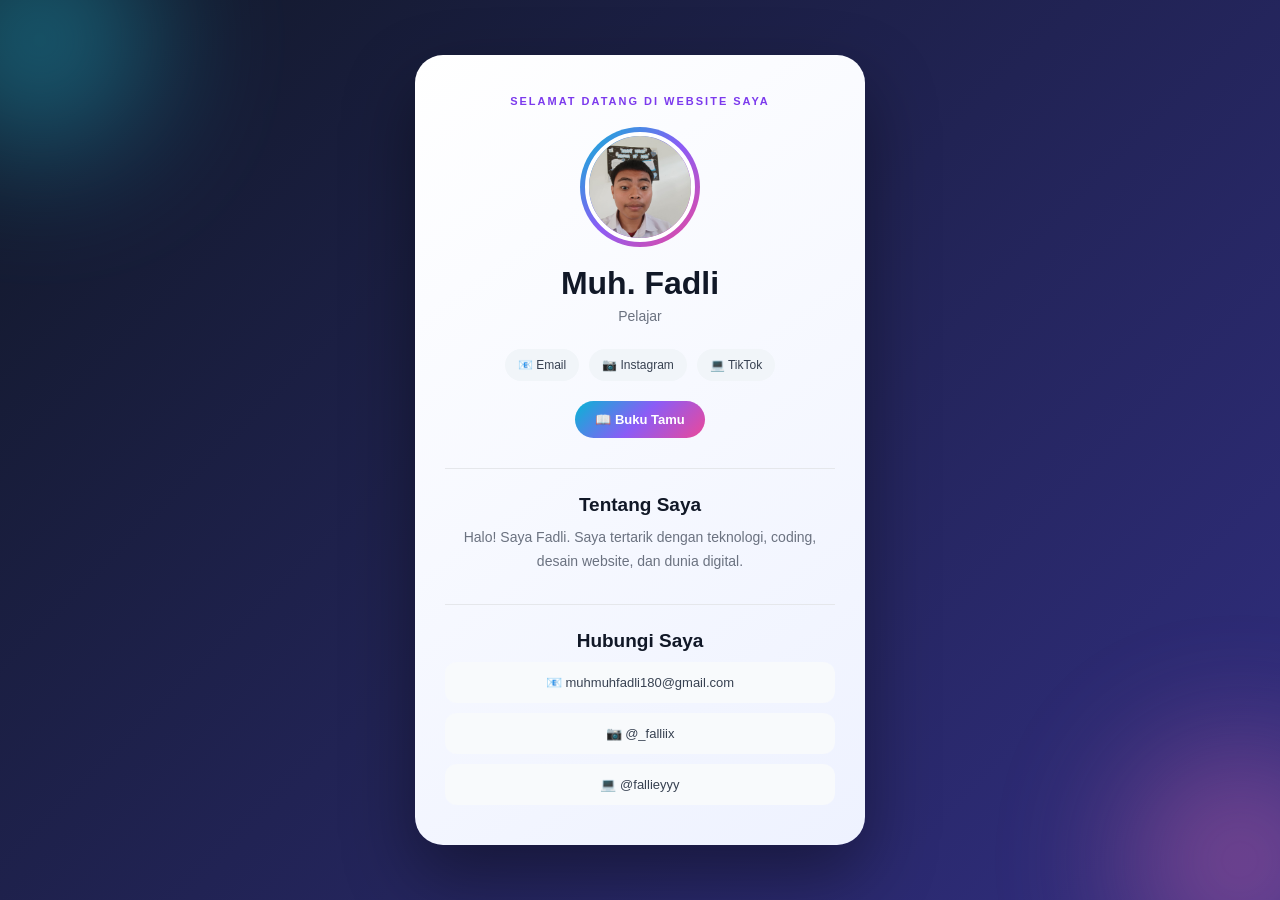
<file: index.html>
<!DOCTYPE html>
<html lang="id">

<head>
    <meta charset="UTF-8">
    <meta name="viewport" content="width=device-width, initial-scale=1.0">

    <title>Profil Fadli</title>

    <link rel="stylesheet" href="./style.css">
</head>

<body>

    <!-- BACKGROUND -->
    <div class="background"></div>

    <!-- CAHAYA -->
    <div class="blob blob1"></div>
    <div class="blob blob2"></div>


    <!-- KARTU PROFIL -->
    <div class="card">

        <!-- SELAMAT DATANG -->
        <p class="welcome">
            SELAMAT DATANG DI WEBSITE SAYA
        </p>


        <!-- FOTO PROFIL -->
        <div class="profile">

            <img
                src="./profil.png"
                alt="Foto Profil Muh. Fadli"
            >

        </div>


        <!-- NAMA -->
        <h1>
            Muh. Fadli
        </h1>


        <!-- PEKERJAAN -->
        <p class="job">
            Pelajar
        </p>


        <!-- SOSIAL MEDIA -->
        <div class="social">

            <a href="#contact">
                📧 Email
            </a>

            <a href="#contact">
                📷 Instagram
            </a>

            <a href="#contact">
                💻 TikTok
            </a>

        </div>


        <!-- BUKU TAMU -->
        <a
            href="./bukutamu.html"
            class="guestbook-btn"
        >
            📖 Buku Tamu
        </a>


        <!-- TENTANG SAYA -->
        <div class="about">

            <h2>
                Tentang Saya
            </h2>

            <p>
                Halo! Saya Fadli. Saya tertarik dengan teknologi,
                coding, desain website, dan dunia digital.
            </p>

        </div>


        <!-- KONTAK -->
        <div
            id="contact"
            class="contact"
        >

            <h2>
                Hubungi Saya
            </h2>


            <!-- EMAIL -->
            <a href="mailto:muhmuhfadli180@gmail.com">
                📧 muhmuhfadli180@gmail.com
            </a>


            <!-- INSTAGRAM -->
            <a
                href="https://www.instagram.com/_falliix"
                target="_blank"
                rel="noopener noreferrer"
            >
                📷 @_falliix
            </a>


            <!-- TIKTOK -->
            <a
                href="https://www.tiktok.com/@fallieyyy"
                target="_blank"
                rel="noopener noreferrer"
            >
                💻 @fallieyyy
            </a>

        </div>

    </div>


    <!-- JAVASCRIPT -->
    <script src="./script.js"></script>

</body>

</html>
</file>
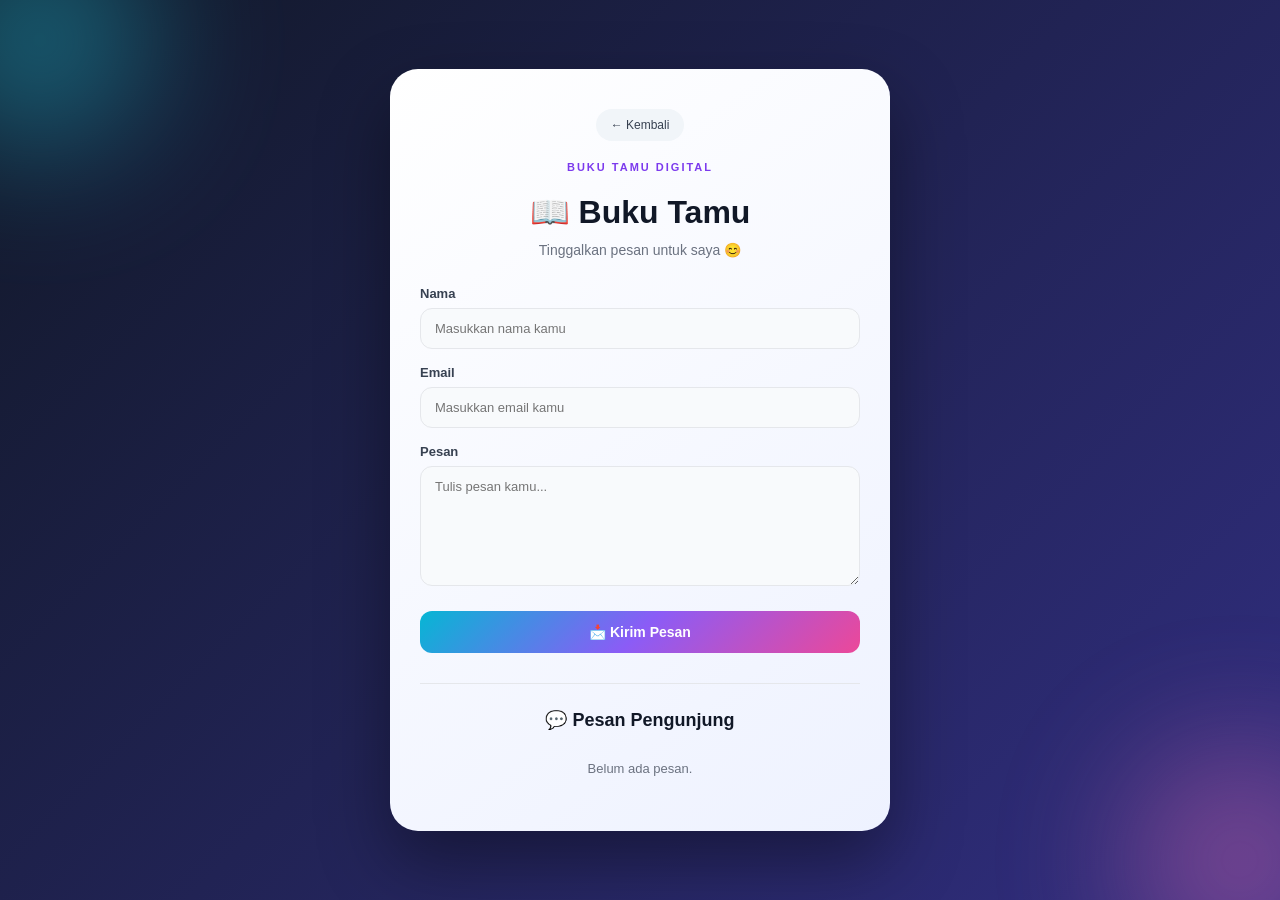
<file: bukutamu.html>
<!DOCTYPE html>
<html lang="id">

<head>

    <meta charset="UTF-8">

    <meta
        name="viewport"
        content="width=device-width, initial-scale=1.0"
    >

    <title>Buku Tamu - Muh. Fadli</title>

    <link
        rel="stylesheet"
        href="./style.css"
    >

</head>

<body>

    <!-- BACKGROUND -->
    <div class="background"></div>

    <!-- CAHAYA -->
    <div class="blob blob1"></div>
    <div class="blob blob2"></div>


    <!-- KARTU BUKU TAMU -->
    <div class="card guestbook">

        <!-- KEMBALI -->
        <a
            href="./index.html"
            class="back-btn"
        >
            ← Kembali
        </a>


        <!-- JUDUL -->
        <p class="welcome">
            BUKU TAMU DIGITAL
        </p>


        <h1>
            📖 Buku Tamu
        </h1>


        <p class="guestbook-desc">
            Tinggalkan pesan untuk saya 😊
        </p>


        <!-- FORM -->
        <form id="guestbookForm">

            <!-- NAMA -->
            <div class="form-group">

                <label for="nama">
                    Nama
                </label>

                <input
                    type="text"
                    id="nama"
                    placeholder="Masukkan nama kamu"
                    required
                >

            </div>


            <!-- EMAIL -->
            <div class="form-group">

                <label for="email">
                    Email
                </label>

                <input
                    type="email"
                    id="email"
                    placeholder="Masukkan email kamu"
                    required
                >

            </div>


            <!-- PESAN -->
            <div class="form-group">

                <label for="pesan">
                    Pesan
                </label>

                <textarea
                    id="pesan"
                    placeholder="Tulis pesan kamu..."
                    required
                ></textarea>

            </div>


            <!-- TOMBOL KIRIM -->
            <button
                type="submit"
                class="submit-btn"
                id="submitBtn"
            >
                📩 Kirim Pesan
            </button>


            <!-- STATUS -->
            <div
                id="status"
                class="status"
            ></div>

        </form>


        <!-- PESAN PENGUNJUNG -->
        <div class="messages">

            <h2>
                💬 Pesan Pengunjung
            </h2>


            <div id="messageList">

                <p class="loading">
                    ⏳ Memuat pesan...
                </p>

            </div>

        </div>

    </div>


    <!-- JAVASCRIPT -->
    <script src="./script.js"></script>

</body>

</html>
</file>
<file: style.css>
/* =========================
   RESET
========================= */

* {
    margin: 0;
    padding: 0;
    box-sizing: border-box;
}

html {
    scroll-behavior: smooth;
}

body {
    min-height: 100vh;
    padding: 30px 15px;

    display: flex;
    justify-content: center;
    align-items: center;

    font-family: Arial, sans-serif;

    overflow-x: hidden;

    background: #111827;
}


/* =========================
   BACKGROUND
========================= */

.background {
    position: fixed;
    inset: 0;

    z-index: -10;

    background: linear-gradient(
        135deg,
        #111827,
        #312e81,
        #7e22ce,
        #be185d,
        #0f766e
    );

    background-size: 400% 400%;

    animation: gradient 12s ease infinite;
}

@keyframes gradient {

    0% {
        background-position: 0% 50%;
    }

    50% {
        background-position: 100% 50%;
    }

    100% {
        background-position: 0% 50%;
    }
}


/* =========================
   CAHAYA
========================= */

.blob {
    position: fixed;

    width: 220px;
    height: 220px;

    border-radius: 50%;

    filter: blur(70px);

    opacity: 0.4;

    z-index: -5;

    animation: floating 6s ease-in-out infinite;
}

.blob1 {
    background: #22d3ee;

    top: -70px;
    left: -70px;
}

.blob2 {
    background: #f472b6;

    right: -70px;
    bottom: -70px;

    animation-delay: 2s;
}

@keyframes floating {

    0%,
    100% {
        transform: translateY(0);
    }

    50% {
        transform: translateY(-30px);
    }
}


/* =========================
   KARTU
========================= */

.card {
    width: 100%;
    max-width: 450px;

    padding: 40px 30px;

    text-align: center;

    background: linear-gradient(
        145deg,
        #ffffff,
        #eef2ff
    );

    border-radius: 28px;

    box-shadow:
        0 30px 70px rgba(0, 0, 0, 0.4);

    animation: muncul 1s ease;

    color: #111827;
}

@keyframes muncul {

    from {
        opacity: 0;

        transform:
            translateY(50px)
            scale(0.95);
    }

    to {
        opacity: 1;

        transform:
            translateY(0)
            scale(1);
    }
}


/* =========================
   WELCOME
========================= */

.welcome {
    color: #7c3aed;

    font-size: 11px;

    font-weight: bold;

    letter-spacing: 2px;

    margin-bottom: 20px;
}


/* =========================
   FOTO PROFIL
========================= */

.profile {
    width: 120px;
    height: 120px;

    margin: auto;

    padding: 5px;

    border-radius: 50%;

    background: linear-gradient(
        135deg,
        #06b6d4,
        #8b5cf6,
        #ec4899
    );

    animation:
        photo 3s ease-in-out infinite;
}

.profile img {
    width: 100%;
    height: 100%;

    object-fit: cover;

    border-radius: 50%;

    border: 4px solid white;
}

@keyframes photo {

    0%,
    100% {
        transform: translateY(0);

        box-shadow:
            0 0 15px #8b5cf6;
    }

    50% {
        transform: translateY(-8px);

        box-shadow:
            0 0 35px #8b5cf6;
    }
}


/* =========================
   NAMA
========================= */

h1 {
    margin-top: 18px;

    font-size: 32px;
}

.job {
    margin-top: 6px;

    color: #6b7280;

    font-size: 14px;
}


/* =========================
   SOSIAL MEDIA
========================= */

.social {
    display: flex;

    justify-content: center;

    flex-wrap: wrap;

    gap: 10px;

    margin-top: 25px;
}

.social a {
    padding: 9px 13px;

    background: #f1f5f9;

    color: #374151;

    border-radius: 20px;

    text-decoration: none;

    font-size: 12px;

    transition: 0.3s;
}

.social a:hover {
    transform: translateY(-4px);

    background: #ede9fe;

    color: #7c3aed;
}


/* =========================
   TOMBOL BUKU TAMU
========================= */

.guestbook-btn {
    display: inline-block;

    margin-top: 20px;

    padding: 11px 20px;

    background: linear-gradient(
        135deg,
        #06b6d4,
        #8b5cf6,
        #ec4899
    );

    color: white;

    border-radius: 20px;

    text-decoration: none;

    font-size: 13px;

    font-weight: bold;

    transition: 0.3s;
}

.guestbook-btn:hover {
    transform: translateY(-4px);

    box-shadow:
        0 10px 25px
        rgba(124, 58, 237, 0.35);
}


/* =========================
   TENTANG
========================= */

.about {
    margin-top: 30px;

    padding-top: 25px;

    border-top: 1px solid #e5e7eb;
}

.about h2,
.contact h2 {
    font-size: 19px;

    margin-bottom: 10px;
}

.about p {
    color: #6b7280;

    font-size: 14px;

    line-height: 1.7;
}


/* =========================
   KONTAK
========================= */

.contact {
    margin-top: 30px;

    padding-top: 25px;

    border-top: 1px solid #e5e7eb;
}

.contact a {
    display: block;

    padding: 13px;

    margin-top: 10px;

    background: #f8fafc;

    border-radius: 12px;

    color: #374151;

    text-decoration: none;

    font-size: 13px;

    transition: 0.3s;
}

.contact a:hover {
    transform: translateX(6px);

    background: linear-gradient(
        90deg,
        #ede9fe,
        #fce7f3
    );

    color: #7c3aed;
}


/* =========================
   BUKU TAMU
========================= */

.guestbook {
    max-width: 500px;
}


/* =========================
   TOMBOL KEMBALI
========================= */

.back-btn {
    display: inline-block;

    margin-bottom: 20px;

    padding: 9px 15px;

    background: #f1f5f9;

    color: #374151;

    border-radius: 20px;

    text-decoration: none;

    font-size: 12px;

    transition: 0.3s;
}

.back-btn:hover {
    transform: translateX(-5px);

    background: #ede9fe;

    color: #7c3aed;
}


/* =========================
   DESKRIPSI BUKU TAMU
========================= */

.guestbook-desc {
    margin-top: 8px;

    margin-bottom: 25px;

    color: #6b7280;

    font-size: 14px;

    line-height: 1.6;
}


/* =========================
   FORM
========================= */

.form-group {
    text-align: left;

    margin-bottom: 16px;
}

.form-group label {
    display: block;

    margin-bottom: 7px;

    color: #374151;

    font-size: 13px;

    font-weight: bold;
}

.form-group input,
.form-group textarea {
    width: 100%;

    padding: 12px 14px;

    border: 1px solid #e5e7eb;

    border-radius: 12px;

    background: #f8fafc;

    color: #111827;

    font-family: Arial, sans-serif;

    font-size: 13px;

    outline: none;

    transition: 0.3s;
}

.form-group input:focus,
.form-group textarea:focus {
    border-color: #8b5cf6;

    background: white;

    box-shadow:
        0 0 0 3px
        rgba(139, 92, 246, 0.12);
}

.form-group textarea {
    resize: vertical;

    min-height: 120px;
}


/* =========================
   TOMBOL KIRIM
========================= */

.submit-btn {
    width: 100%;

    padding: 13px;

    margin-top: 5px;

    border: none;

    border-radius: 12px;

    background: linear-gradient(
        135deg,
        #06b6d4,
        #8b5cf6,
        #ec4899
    );

    color: white;

    font-size: 14px;

    font-weight: bold;

    cursor: pointer;

    transition: 0.3s;
}

.submit-btn:hover {
    transform: translateY(-3px);

    box-shadow:
        0 10px 25px
        rgba(124, 58, 237, 0.3);
}


/* =========================
   STATUS
========================= */

.status {
    margin-top: 15px;

    font-size: 13px;

    font-weight: bold;

    text-align: center;
}

.status.success {
    color: #16a34a;
}

.status.error {
    color: #dc2626;
}


/* =========================
   DAFTAR PESAN
========================= */

.messages {
    margin-top: 30px;

    padding-top: 25px;

    border-top: 1px solid #e5e7eb;

    text-align: left;
}

.messages h2 {
    text-align: center;

    font-size: 18px;

    margin-bottom: 15px;
}


/* =========================
   LOADING
========================= */

.loading {
    text-align: center;

    color: #6b7280;

    font-size: 13px;

    padding: 15px;
}


/* =========================
   PESAN PENGUNJUNG
========================= */

.message-card {
    padding: 15px;

    margin-bottom: 12px;

    background: #f8fafc;

    border-radius: 14px;

    border-left: 4px solid #8b5cf6;

    box-shadow:
        0 5px 15px
        rgba(0, 0, 0, 0.05);

    animation:
        pesanMasuk 0.5s ease;
}

.message-card h3 {
    margin: 0 0 5px 0;

    color: #111827;

    font-size: 14px;

    font-weight: 600;
}

.message-card small {
    display: block;

    color: #9ca3af;

    font-size: 11px;
}

.message-card p {
    margin-top: 10px;

    color: #4b5563;

    font-size: 13px;

    line-height: 1.6;

    word-break: break-word;

    overflow-wrap: anywhere;
}


/* =========================
   ANIMASI PESAN
========================= */

@keyframes pesanMasuk {

    from {
        opacity: 0;

        transform:
            translateY(10px);
    }

    to {
        opacity: 1;

        transform:
            translateY(0);
    }
}


/* =========================
   RESPONSIVE
========================= */

@media (max-width: 500px) {

    body {
        padding: 20px 12px;
    }

    .card {
        padding: 35px 20px;
    }

    .guestbook {
        max-width: 100%;
    }

    .profile {
        width: 105px;
        height: 105px;
    }

    h1 {
        font-size: 28px;
    }

    .form-group input,
    .form-group textarea {
        font-size: 13px;
    }
}
</file>
